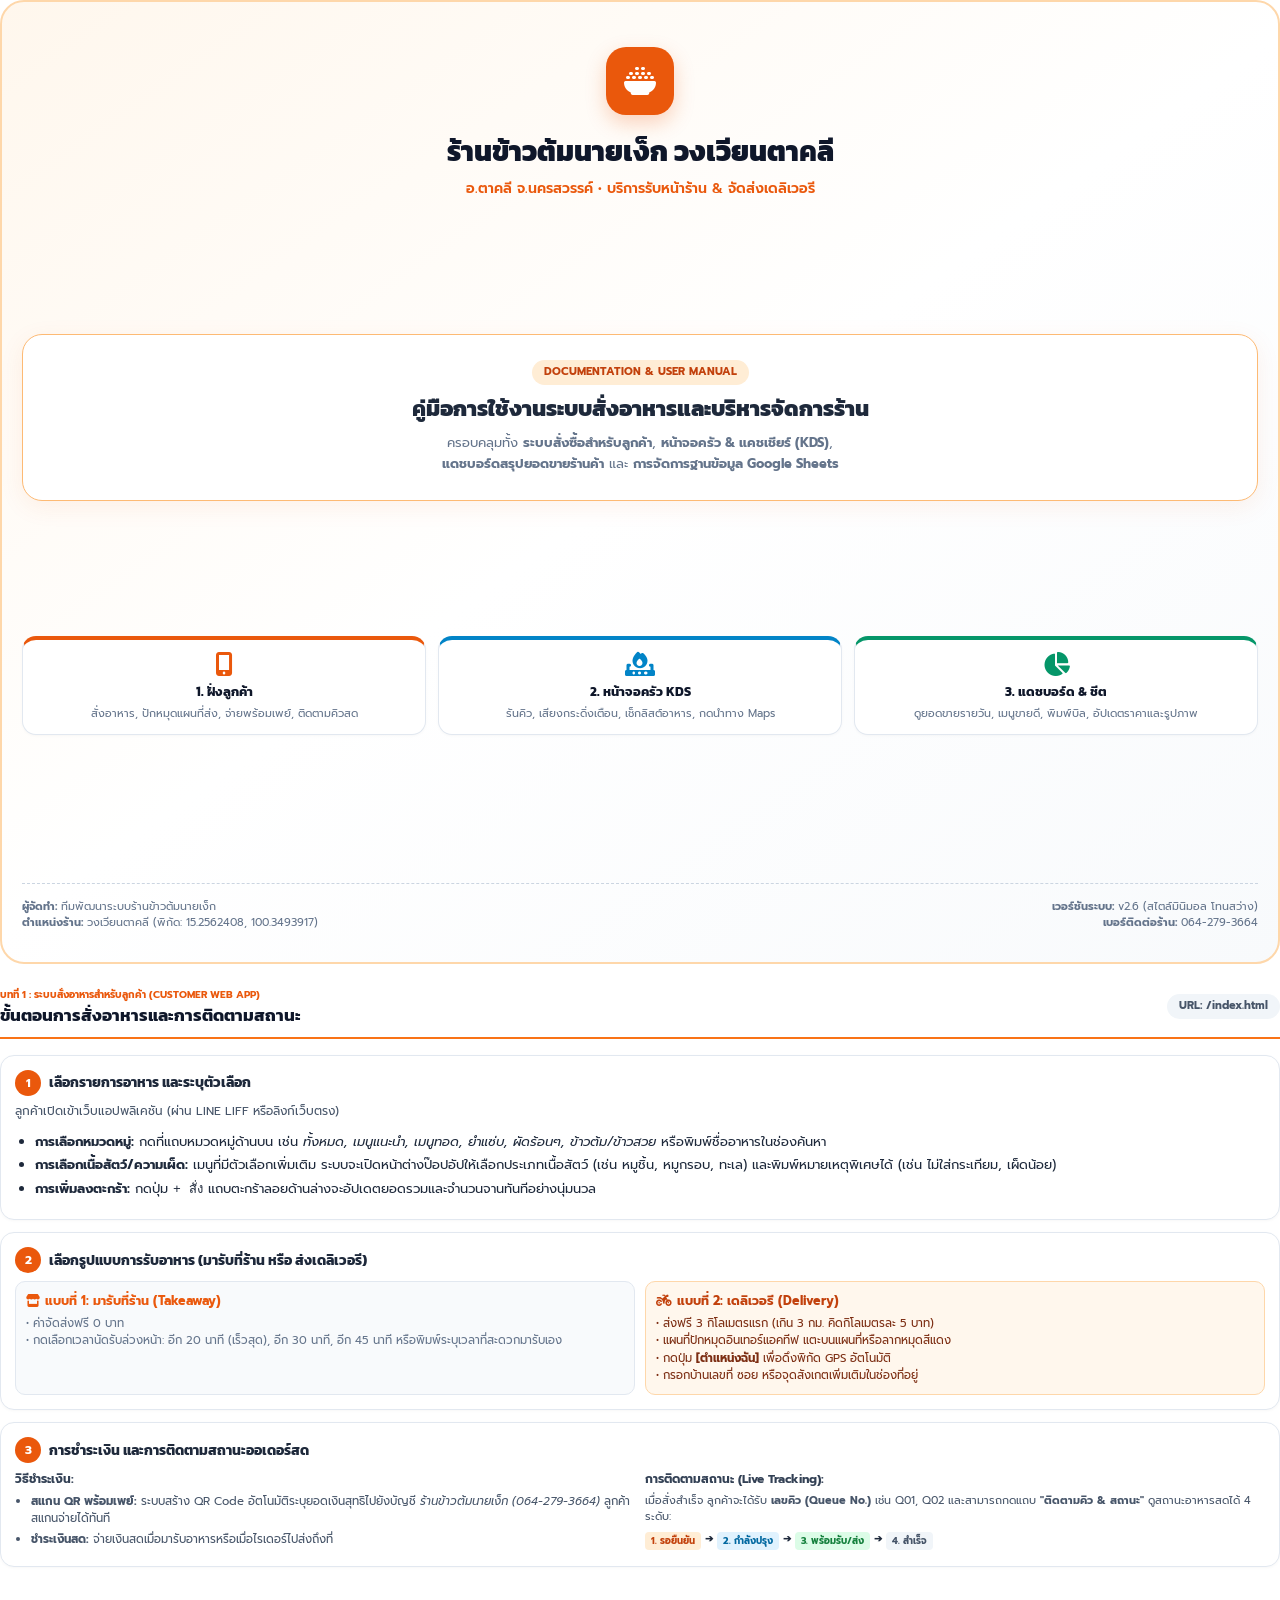
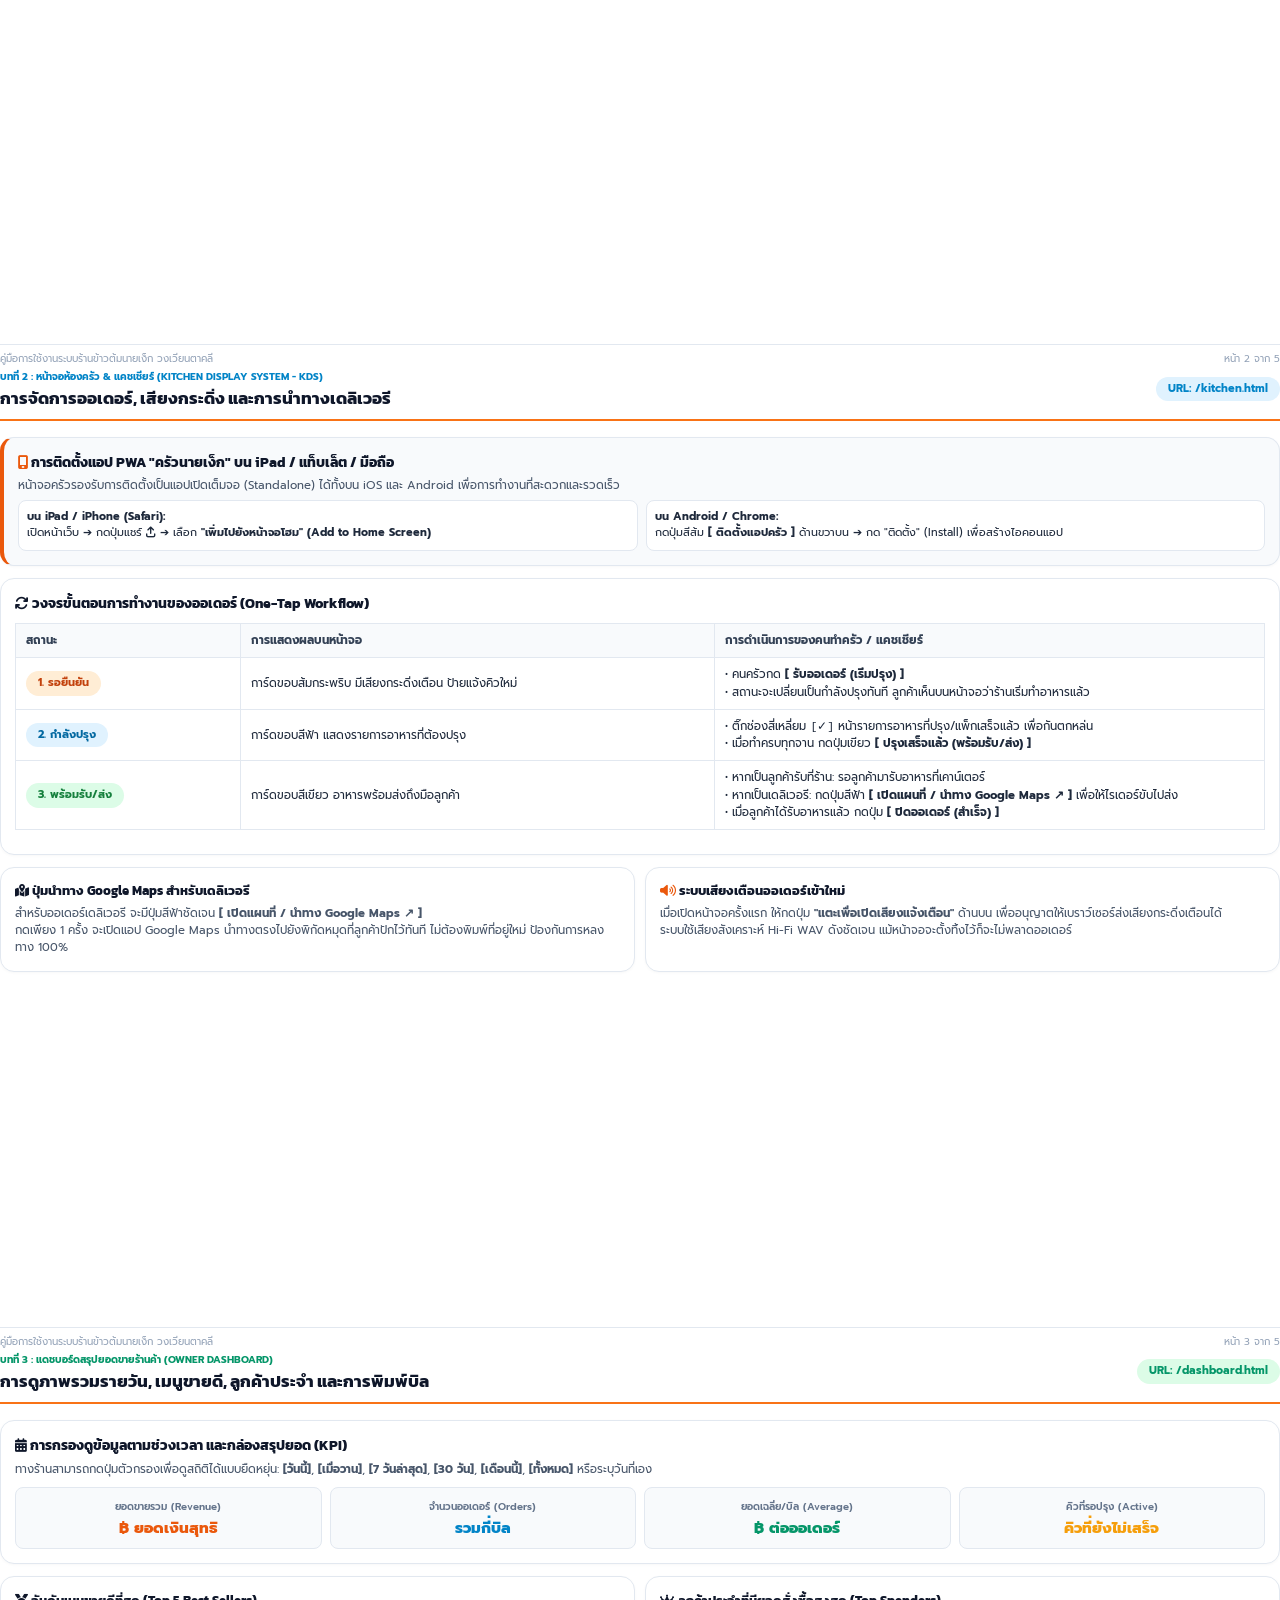
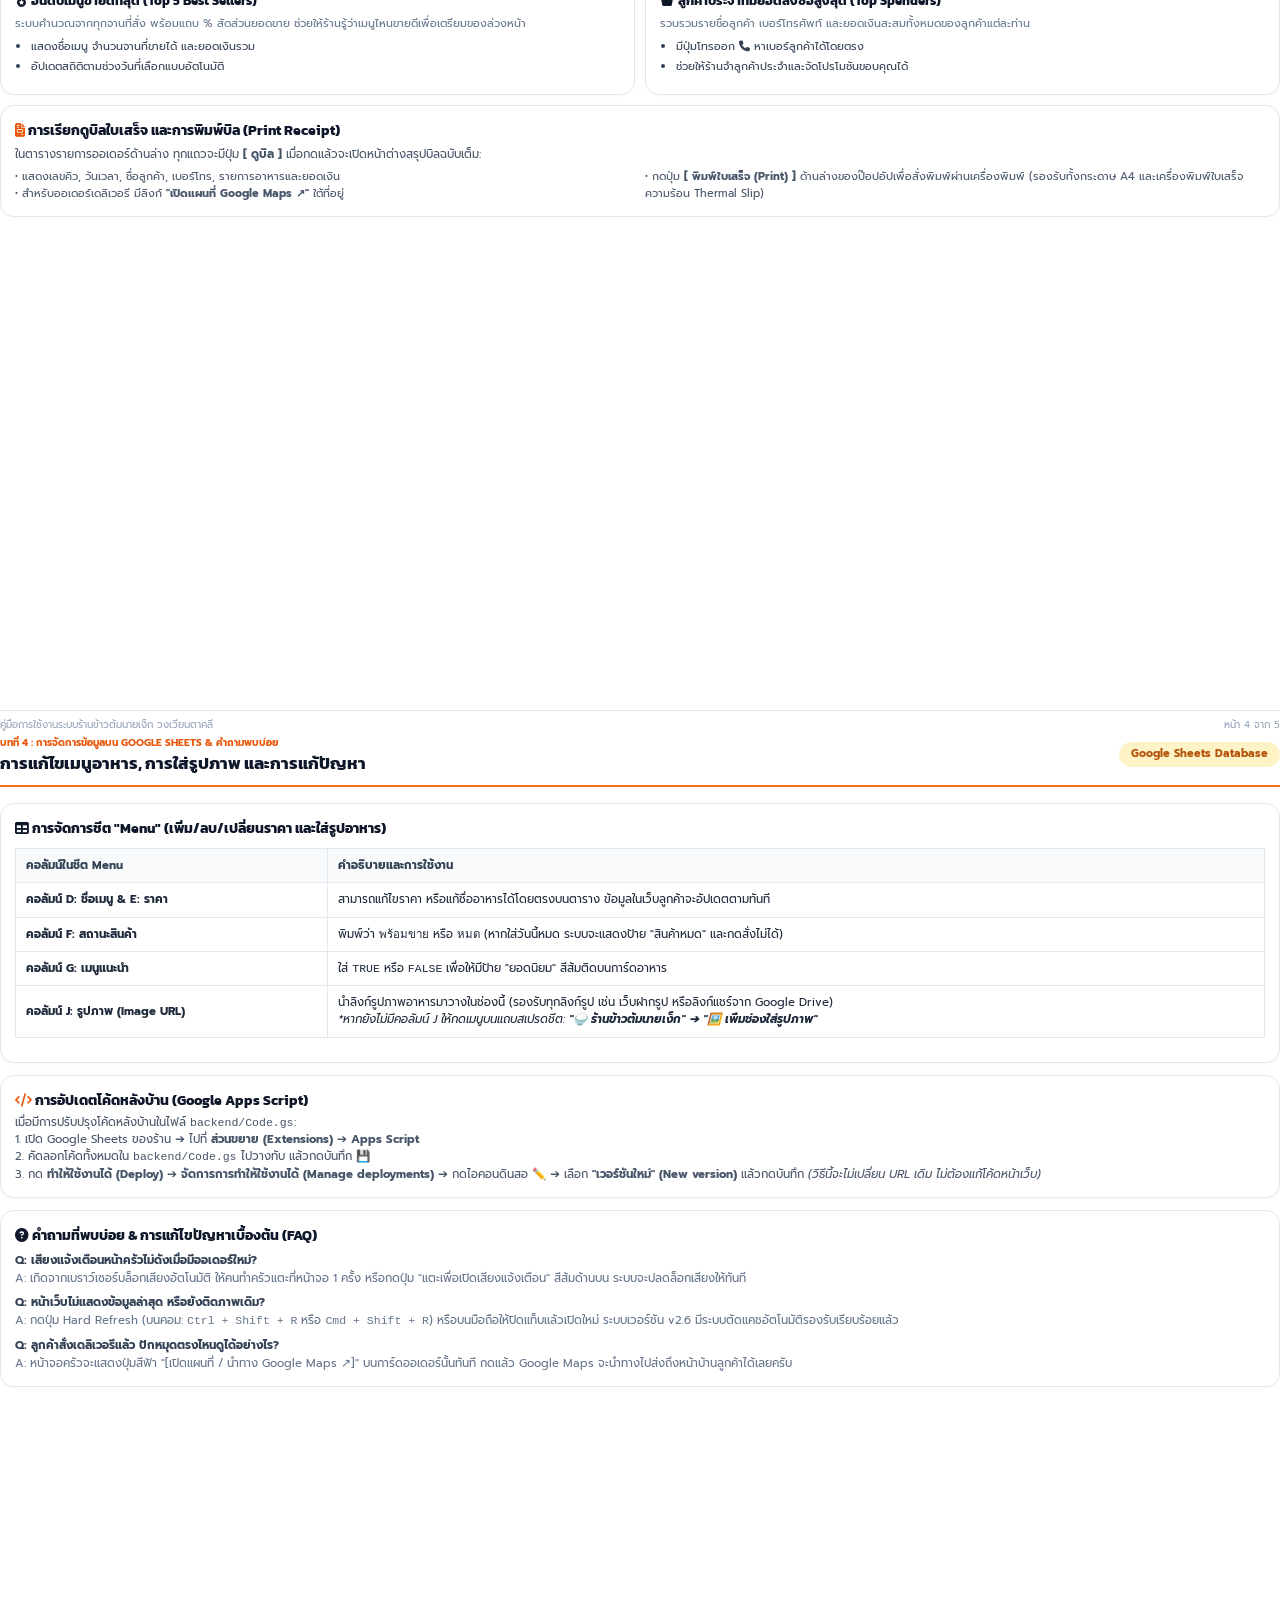
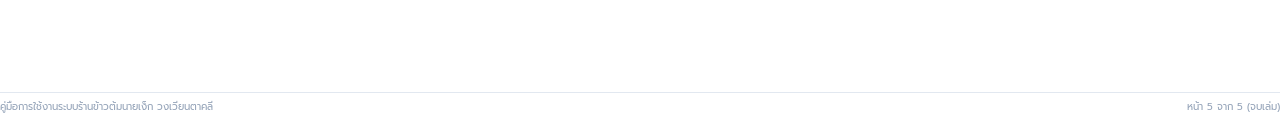
<file: manual_preview.html>
<!DOCTYPE html>
<html lang="th">
<head>
  <meta charset="UTF-8">
  <title>คู่มือการใช้งานระบบ ร้านข้าวต้มนายเง็ก วงเวียนตาคลี</title>
  <!-- Google Fonts -->
  <link rel="preconnect" href="https://fonts.googleapis.com">
  <link rel="preconnect" href="https://fonts.gstatic.com" crossorigin>
  <link href="https://fonts.googleapis.com/css2?family=Kanit:wght@300;400;500;600;700;800&family=Prompt:wght@300;400;500;600;700&family=Sarabun:wght@300;400;500;600;700&display=swap" rel="stylesheet">
  <!-- FontAwesome Icons -->
  <link rel="stylesheet" href="https://cdnjs.cloudflare.com/ajax/libs/font-awesome/6.4.0/css/all.min.css">
  
  <style>
    @page {
      size: A4 portrait;
      margin: 14mm 14mm 14mm 14mm;
      @bottom-right {
        content: counter(page);
      }
    }

    * {
      box-sizing: border-box;
      -webkit-print-color-adjust: exact !important;
      print-color-adjust: exact !important;
    }

    body {
      font-family: 'Prompt', 'Sarabun', sans-serif;
      color: #1e293b;
      background-color: #ffffff;
      line-height: 1.5;
      font-size: 13px;
      margin: 0;
      padding: 0;
    }

    h1, h2, h3, h4, h5, .font-display {
      font-family: 'Kanit', sans-serif;
      margin: 0;
    }

    .page {
      page-break-after: always;
      position: relative;
      min-height: 260mm;
      padding-bottom: 20px;
    }

    .page:last-child {
      page-break-after: avoid;
    }

    .page-break {
      page-break-after: always;
    }

    .avoid-break {
      break-inside: avoid;
      page-break-inside: avoid;
    }

    /* Colors */
    .bg-orange-primary { background-color: #ea580c; }
    .bg-orange-light { background-color: #fff7ed; }
    .text-orange-primary { color: #ea580c; }
    .border-orange-primary { border-color: #ea580c; }

    /* Cover Page */
    .cover-container {
      display: flex;
      flex-direction: column;
      justify-content: space-between;
      min-height: 255mm;
      padding: 30px 20px;
      border: 2px solid #fed7aa;
      border-radius: 24px;
      background: linear-gradient(145deg, #fff7ed 0%, #ffffff 50%, #f8fafc 100%);
    }

    .badge {
      display: inline-block;
      padding: 4px 12px;
      border-radius: 9999px;
      font-size: 11px;
      font-weight: 700;
    }

    .card {
      background: #ffffff;
      border: 1px solid #e2e8f0;
      border-radius: 14px;
      padding: 14px;
      margin-bottom: 12px;
      box-shadow: 0 1px 3px rgba(0,0,0,0.03);
    }

    .step-circle {
      width: 26px;
      height: 26px;
      border-radius: 50%;
      background: #ea580c;
      color: #ffffff;
      display: inline-flex;
      align-items: center;
      justify-content: center;
      font-weight: 700;
      font-size: 12px;
      margin-right: 8px;
      flex-shrink: 0;
    }

    table {
      width: 100%;
      border-collapse: collapse;
      font-size: 11.5px;
      margin: 10px 0;
    }

    th, td {
      border: 1px solid #e2e8f0;
      padding: 8px 10px;
      text-align: left;
    }

    th {
      background-color: #f8fafc;
      font-weight: 700;
      color: #334155;
    }

    .header-bar {
      display: flex;
      justify-content: space-between;
      align-items: center;
      border-bottom: 2px solid #f97316;
      padding-bottom: 8px;
      margin-bottom: 16px;
    }

    .footer-bar {
      position: absolute;
      bottom: 0;
      left: 0;
      right: 0;
      display: flex;
      justify-content: space-between;
      font-size: 10px;
      color: #94a3b8;
      border-top: 1px solid #e2e8f0;
      padding-top: 6px;
    }

    .icon-box {
      width: 32px;
      height: 32px;
      border-radius: 8px;
      display: flex;
      align-items: center;
      justify-content: center;
      font-size: 14px;
      flex-shrink: 0;
    }

    ul, ol {
      margin: 6px 0;
      padding-left: 20px;
    }

    li {
      margin-bottom: 4px;
    }
  </style>
</head>
<body>

  <!-- ==================== หน้าที่ 1: หน้าปก (COVER) ==================== -->
  <div class="page">
    <div class="cover-container">
      
      <!-- Top Brand -->
      <div style="text-align: center; padding-top: 15px;">
        <div style="display: inline-flex; align-items: center; justify-content: center; width: 68px; height: 68px; background: #ea580c; color: white; border-radius: 20px; font-size: 32px; margin-bottom: 15px; box-shadow: 0 8px 20px rgba(234, 88, 12, 0.25);">
          <i class="fa-solid fa-bowl-rice"></i>
        </div>
        <h1 style="font-size: 28px; font-weight: 800; color: #0f172a; margin-bottom: 6px;">
          ร้านข้าวต้มนายเง็ก วงเวียนตาคลี
        </h1>
        <p style="font-size: 14px; color: #ea580c; font-weight: 600; margin: 0;">
          อ.ตาคลี จ.นครสวรรค์ • บริการรับหน้าร้าน & จัดส่งเดลิเวอรี
        </p>
      </div>

      <!-- Main Title Box -->
      <div style="background: white; border: 1.5px solid #fdba74; border-radius: 20px; padding: 25px 20px; text-align: center; box-shadow: 0 6px 25px rgba(234, 88, 12, 0.08);">
        <span class="badge" style="background: #ffedd5; color: #c2410c; margin-bottom: 10px;">
          DOCUMENTATION & USER MANUAL
        </span>
        <h2 style="font-size: 22px; font-weight: 800; color: #1e293b; line-height: 1.3; margin-bottom: 10px;">
          คู่มือการใช้งานระบบสั่งอาหารและบริหารจัดการร้าน
        </h2>
        <p style="font-size: 13px; color: #64748b; margin: 0; line-height: 1.6;">
          ครอบคลุมทั้ง <strong>ระบบสั่งซื้อสำหรับลูกค้า</strong>, <strong>หน้าจอครัว & แคชเชียร์ (KDS)</strong>,<br>
          <strong>แดชบอร์ดสรุปยอดขายร้านค้า</strong> และ <strong>การจัดการฐานข้อมูล Google Sheets</strong>
        </p>
      </div>

      <!-- Overview 3 Pillars Grid -->
      <div style="display: grid; grid-template-columns: repeat(3, 1fr); gap: 12px;">
        <div class="card" style="border-top: 4px solid #ea580c; text-align: center; padding: 12px 10px;">
          <i class="fa-solid fa-mobile-screen-button" style="font-size: 24px; color: #ea580c; margin-bottom: 6px;"></i>
          <h4 style="font-size: 13px; color: #0f172a; margin-bottom: 4px;">1. ฝั่งลูกค้า</h4>
          <p style="font-size: 11px; color: #64748b; margin: 0;">สั่งอาหาร, ปักหมุดแผนที่ส่ง, จ่ายพร้อมเพย์, ติดตามคิวสด</p>
        </div>
        <div class="card" style="border-top: 4px solid #0284c7; text-align: center; padding: 12px 10px;">
          <i class="fa-solid fa-fire-burner" style="font-size: 24px; color: #0284c7; margin-bottom: 6px;"></i>
          <h4 style="font-size: 13px; color: #0f172a; margin-bottom: 4px;">2. หน้าจอครัว KDS</h4>
          <p style="font-size: 11px; color: #64748b; margin: 0;">รันคิว, เสียงกระดิ่งเตือน, เช็กลิสต์อาหาร, กดนำทาง Maps</p>
        </div>
        <div class="card" style="border-top: 4px solid #059669; text-align: center; padding: 12px 10px;">
          <i class="fa-solid fa-chart-pie" style="font-size: 24px; color: #059669; margin-bottom: 6px;"></i>
          <h4 style="font-size: 13px; color: #0f172a; margin-bottom: 4px;">3. แดชบอร์ด & ชีต</h4>
          <p style="font-size: 11px; color: #64748b; margin: 0;">ดูยอดขายรายวัน, เมนูขายดี, พิมพ์บิล, อัปเดตราคาและรูปภาพ</p>
        </div>
      </div>

      <!-- Footer Meta -->
      <div style="border-top: 1px dashed #cbd5e1; padding-top: 15px; display: flex; justify-content: space-between; font-size: 11px; color: #64748b;">
        <div>
          <strong>ผู้จัดทำ:</strong> ทีมพัฒนาระบบร้านข้าวต้มนายเง็ก<br>
          <strong>ตำแหน่งร้าน:</strong> วงเวียนตาคลี (พิกัด: 15.2562408, 100.3493917)
        </div>
        <div style="text-align: right;">
          <strong>เวอร์ชันระบบ:</strong> v2.6 (สไตล์มินิมอล โทนสว่าง)<br>
          <strong>เบอร์ติดต่อร้าน:</strong> 064-279-3664
        </div>
      </div>

    </div>
  </div>

  <!-- ==================== หน้าที่ 2: บทที่ 1 ระบบสั่งอาหารสำหรับลูกค้า ==================== -->
  <div class="page">
    <div class="header-bar">
      <div>
        <span style="font-size: 10px; font-weight: 700; color: #ea580c; text-transform: uppercase;">บทที่ 1 : ระบบสั่งอาหารสำหรับลูกค้า (Customer Web App)</span>
        <h2 style="font-size: 17px; font-weight: 700; color: #0f172a;">ขั้นตอนการสั่งอาหารและการติดตามสถานะ</h2>
      </div>
      <span class="badge" style="background: #f1f5f9; color: #475569;">URL: /index.html</span>
    </div>

    <!-- Step 1 & 2 -->
    <div class="card avoid-break">
      <div style="display: flex; align-items: center; margin-bottom: 6px;">
        <span class="step-circle">1</span>
        <h3 style="font-size: 14px; font-weight: 700; color: #1e293b;">เลือกรายการอาหาร และระบุตัวเลือก</h3>
      </div>
      <p style="color: #475569; font-size: 12px; margin-top: 0;">
        ลูกค้าเปิดเข้าเว็บแอปพลิเคชัน (ผ่าน LINE LIFF หรือลิงก์เว็บตรง) 
      </p>
      <ul>
        <li><strong>การเลือกหมวดหมู่:</strong> กดที่แถบหมวดหมู่ด้านบน เช่น <em>ทั้งหมด, เมนูแนะนำ, เมนูทอด, ยำแซ่บ, ผัดร้อนๆ, ข้าวต้ม/ข้าวสวย</em> หรือพิมพ์ชื่ออาหารในช่องค้นหา</li>
        <li><strong>การเลือกเนื้อสัตว์/ความเผ็ด:</strong> เมนูที่มีตัวเลือกเพิ่มเติม ระบบจะเปิดหน้าต่างป๊อปอัปให้เลือกประเภทเนื้อสัตว์ (เช่น หมูชิ้น, หมูกรอบ, ทะเล) และพิมพ์หมายเหตุพิเศษได้ (เช่น ไม่ใส่กระเทียม, เผ็ดน้อย)</li>
        <li><strong>การเพิ่มลงตะกร้า:</strong> กดปุ่ม <code>+ สั่ง</code> แถบตะกร้าลอยด้านล่างจะอัปเดตยอดรวมและจำนวนจานทันทีอย่างนุ่มนวล</li>
      </ul>
    </div>

    <!-- Step 3: Fulfillment (Takeaway vs Delivery) -->
    <div class="card avoid-break">
      <div style="display: flex; align-items: center; margin-bottom: 6px;">
        <span class="step-circle">2</span>
        <h3 style="font-size: 14px; font-weight: 700; color: #1e293b;">เลือกรูปแบบการรับอาหาร (มารับที่ร้าน หรือ ส่งเดลิเวอรี)</h3>
      </div>
      <div style="display: grid; grid-template-columns: 1fr 1fr; gap: 10px; margin-top: 8px;">
        <div style="background: #f8fafc; border: 1px solid #e2e8f0; border-radius: 10px; padding: 10px;">
          <strong style="color: #ea580c; display: flex; align-items: center; gap: 5px; font-size: 12.5px;">
            <i class="fa-solid fa-store"></i> แบบที่ 1: มารับที่ร้าน (Takeaway)
          </strong>
          <p style="font-size: 11.5px; color: #64748b; margin: 4px 0 0 0;">
            • ค่าจัดส่งฟรี 0 บาท<br>
            • กดเลือกเวลานัดรับล่วงหน้า: อีก 20 นาที (เร็วสุด), อีก 30 นาที, อีก 45 นาที หรือพิมพ์ระบุเวลาที่สะดวกมารับเอง
          </p>
        </div>

        <div style="background: #fff7ed; border: 1px solid #fed7aa; border-radius: 10px; padding: 10px;">
          <strong style="color: #c2410c; display: flex; align-items: center; gap: 5px; font-size: 12.5px;">
            <i class="fa-solid fa-motorcycle"></i> แบบที่ 2: เดลิเวอรี (Delivery)
          </strong>
          <p style="font-size: 11.5px; color: #7c2d12; margin: 4px 0 0 0;">
            • ส่งฟรี 3 กิโลเมตรแรก (เกิน 3 กม. คิดกิโลเมตรละ 5 บาท)<br>
            • แผนที่ปักหมุดอินเทอร์แอคทีฟ แตะบนแผนที่หรือลากหมุดสีแดง<br>
            • กดปุ่ม <strong>[ตำแหน่งฉัน]</strong> เพื่อดึงพิกัด GPS อัตโนมัติ<br>
            • กรอกบ้านเลขที่ ซอย หรือจุดสังเกตเพิ่มเติมในช่องที่อยู่
          </p>
        </div>
      </div>
    </div>

    <!-- Step 4 & 5: Payment & Live Tracking -->
    <div class="card avoid-break">
      <div style="display: flex; align-items: center; margin-bottom: 6px;">
        <span class="step-circle">3</span>
        <h3 style="font-size: 14px; font-weight: 700; color: #1e293b;">การชำระเงิน และการติดตามสถานะออเดอร์สด</h3>
      </div>
      <div style="display: grid; grid-template-columns: 1fr 1fr; gap: 10px;">
        <div>
          <strong style="font-size: 12px; color: #334155;">วิธีชำระเงิน:</strong>
          <ul style="font-size: 11.5px; color: #475569; padding-left: 16px; margin: 4px 0;">
            <li><strong>สแกน QR พร้อมเพย์:</strong> ระบบสร้าง QR Code อัตโนมัติระบุยอดเงินสุทธิไปยังบัญชี <em>ร้านข้าวต้มนายเง็ก (064-279-3664)</em> ลูกค้าสแกนจ่ายได้ทันที</li>
            <li><strong>ชำระเงินสด:</strong> จ่ายเงินสดเมื่อมารับอาหารหรือเมื่อไรเดอร์ไปส่งถึงที่</li>
          </ul>
        </div>
        <div>
          <strong style="font-size: 12px; color: #334155;">การติดตามสถานะ (Live Tracking):</strong>
          <p style="font-size: 11px; color: #475569; margin: 4px 0 0 0;">
            เมื่อสั่งสำเร็จ ลูกค้าจะได้รับ <strong>เลขคิว (Queue No.)</strong> เช่น Q01, Q02 และสามารถกดแถบ <strong>"ติดตามคิว & สถานะ"</strong> ดูสถานะอาหารสดได้ 4 ระดับ:
          </p>
          <div style="display: flex; gap: 4px; margin-top: 6px; font-size: 9.5px; font-weight: 700;">
            <span style="background: #ffedd5; color: #c2410c; padding: 2px 6px; border-radius: 4px;">1. รอยืนยัน</span>
            <span>➔</span>
            <span style="background: #e0f2fe; color: #0369a1; padding: 2px 6px; border-radius: 4px;">2. กำลังปรุง</span>
            <span>➔</span>
            <span style="background: #dcfce7; color: #15803d; padding: 2px 6px; border-radius: 4px;">3. พร้อมรับ/ส่ง</span>
            <span>➔</span>
            <span style="background: #f1f5f9; color: #475569; padding: 2px 6px; border-radius: 4px;">4. สำเร็จ</span>
          </div>
        </div>
      </div>
    </div>

    <!-- Footer -->
    <div class="footer-bar">
      <span>คู่มือการใช้งานระบบร้านข้าวต้มนายเง็ก วงเวียนตาคลี</span>
      <span>หน้า 2 จาก 5</span>
    </div>
  </div>

  <!-- ==================== หน้าที่ 3: บทที่ 2 หน้าจอห้องครัว & แคชเชียร์ (KDS) ==================== -->
  <div class="page">
    <div class="header-bar">
      <div>
        <span style="font-size: 10px; font-weight: 700; color: #0284c7; text-transform: uppercase;">บทที่ 2 : หน้าจอห้องครัว & แคชเชียร์ (Kitchen Display System - KDS)</span>
        <h2 style="font-size: 17px; font-weight: 700; color: #0f172a;">การจัดการออเดอร์, เสียงกระดิ่ง และการนำทางเดลิเวอรี</h2>
      </div>
      <span class="badge" style="background: #e0f2fe; color: #0284c7;">URL: /kitchen.html</span>
    </div>

    <!-- PWA Installation -->
    <div class="card avoid-break" style="background: #f8fafc; border-left: 4px solid #ea580c;">
      <h3 style="font-size: 13.5px; font-weight: 700; color: #0f172a; margin-bottom: 4px;">
        <i class="fa-solid fa-mobile-screen text-orange-primary"></i> การติดตั้งแอป PWA "ครัวนายเง็ก" บน iPad / แท็บเล็ต / มือถือ
      </h3>
      <p style="font-size: 11.5px; color: #475569; margin: 0 0 6px 0;">
        หน้าจอครัวรองรับการติดตั้งเป็นแอปเปิดเต็มจอ (Standalone) ได้ทั้งบน iOS และ Android เพื่อการทำงานที่สะดวกและรวดเร็ว
      </p>
      <div style="display: grid; grid-template-columns: 1fr 1fr; gap: 8px; font-size: 11px;">
        <div style="background: white; padding: 8px; border-radius: 8px; border: 1px solid #e2e8f0;">
          <strong>บน iPad / iPhone (Safari):</strong><br>
          เปิดหน้าเว็บ ➔ กดปุ่มแชร์ <i class="fa-solid fa-arrow-up-from-bracket text-sky-600"></i> ➔ เลือก <strong>"เพิ่มไปยังหน้าจอโฮม" (Add to Home Screen)</strong>
        </div>
        <div style="background: white; padding: 8px; border-radius: 8px; border: 1px solid #e2e8f0;">
          <strong>บน Android / Chrome:</strong><br>
          กดปุ่มสีส้ม <strong>[ ติดตั้งแอปครัว ]</strong> ด้านขวาบน ➔ กด "ติดตั้ง" (Install) เพื่อสร้างไอคอนแอป
        </div>
      </div>
    </div>

    <!-- Order Workflow Table -->
    <div class="card avoid-break">
      <h3 style="font-size: 13.5px; font-weight: 700; color: #0f172a; margin-bottom: 6px;">
        <i class="fa-solid fa-arrows-rotate text-sky-600"></i> วงจรขั้นตอนการทำงานของออเดอร์ (One-Tap Workflow)
      </h3>
      <table>
        <thead>
          <tr>
            <th style="width: 18%;">สถานะ</th>
            <th style="width: 38%;">การแสดงผลบนหน้าจอ</th>
            <th style="width: 44%;">การดำเนินการของคนทำครัว / แคชเชียร์</th>
          </tr>
        </thead>
        <tbody>
          <tr>
            <td><span class="badge" style="background: #ffedd5; color: #c2410c;">1. รอยืนยัน</span></td>
            <td>การ์ดขอบส้มกระพริบ มีเสียงกระดิ่งเตือน ป้ายแจ้งคิวใหม่</td>
            <td>
              • คนครัวกด <strong>[ รับออเดอร์ (เริ่มปรุง) ]</strong><br>
              • สถานะจะเปลี่ยนเป็นกำลังปรุงทันที ลูกค้าเห็นบนหน้าจอว่าร้านเริ่มทำอาหารแล้ว
            </td>
          </tr>
          <tr>
            <td><span class="badge" style="background: #e0f2fe; color: #0369a1;">2. กำลังปรุง</span></td>
            <td>การ์ดขอบสีฟ้า แสดงรายการอาหารที่ต้องปรุง</td>
            <td>
              • ติ๊กช่องสี่เหลี่ยม <code>[✓]</code> หน้ารายการอาหารที่ปรุง/แพ็กเสร็จแล้ว เพื่อกันตกหล่น<br>
              • เมื่อทำครบทุกจาน กดปุ่มเขียว <strong>[ ปรุงเสร็จแล้ว (พร้อมรับ/ส่ง) ]</strong>
            </td>
          </tr>
          <tr>
            <td><span class="badge" style="background: #dcfce7; color: #15803d;">3. พร้อมรับ/ส่ง</span></td>
            <td>การ์ดขอบสีเขียว อาหารพร้อมส่งถึงมือลูกค้า</td>
            <td>
              • หากเป็นลูกค้ารับที่ร้าน: รอลูกค้ามารับอาหารที่เคาน์เตอร์<br>
              • หากเป็นเดลิเวอรี: กดปุ่มสีฟ้า <strong>[ เปิดแผนที่ / นำทาง Google Maps ↗ ]</strong> เพื่อให้ไรเดอร์ขับไปส่ง<br>
              • เมื่อลูกค้าได้รับอาหารแล้ว กดปุ่ม <strong>[ ปิดออเดอร์ (สำเร็จ) ]</strong>
            </td>
          </tr>
        </tbody>
      </table>
    </div>

    <!-- Delivery Map & Sound Guide -->
    <div style="display: grid; grid-template-columns: 1fr 1fr; gap: 10px;" class="avoid-break">
      <div class="card" style="margin-bottom: 0;">
        <h4 style="font-size: 12.5px; color: #0f172a; margin-bottom: 4px;">
          <i class="fa-solid fa-map-location-dot text-sky-600"></i> ปุ่มนำทาง Google Maps สำหรับเดลิเวอรี
        </h4>
        <p style="font-size: 11.5px; color: #475569; margin: 0;">
          สำหรับออเดอร์เดลิเวอรี จะมีปุ่มสีฟ้าชัดเจน <strong>[ เปิดแผนที่ / นำทาง Google Maps ↗ ]</strong><br>
          กดเพียง 1 ครั้ง จะเปิดแอป Google Maps นำทางตรงไปยังพิกัดหมุดที่ลูกค้าปักไว้ทันที ไม่ต้องพิมพ์ที่อยู่ใหม่ ป้องกันการหลงทาง 100%
        </p>
      </div>

      <div class="card" style="margin-bottom: 0;">
        <h4 style="font-size: 12.5px; color: #0f172a; margin-bottom: 4px;">
          <i class="fa-solid fa-volume-high text-orange-primary"></i> ระบบเสียงเตือนออเดอร์เข้าใหม่
        </h4>
        <p style="font-size: 11.5px; color: #475569; margin: 0;">
          เมื่อเปิดหน้าจอครั้งแรก ให้กดปุ่ม <strong>"แตะเพื่อเปิดเสียงแจ้งเตือน"</strong> ด้านบน เพื่ออนุญาตให้เบราว์เซอร์ส่งเสียงกระดิ่งเตือนได้<br>
          ระบบใช้เสียงสังเคราะห์ Hi-Fi WAV ดังชัดเจน แม้หน้าจอจะตั้งทิ้งไว้ก็จะไม่พลาดออเดอร์
        </p>
      </div>
    </div>

    <!-- Footer -->
    <div class="footer-bar">
      <span>คู่มือการใช้งานระบบร้านข้าวต้มนายเง็ก วงเวียนตาคลี</span>
      <span>หน้า 3 จาก 5</span>
    </div>
  </div>

  <!-- ==================== หน้าที่ 4: บทที่ 3 แดชบอร์ดสรุปยอดขาย & จัดอันดับ ==================== -->
  <div class="page">
    <div class="header-bar">
      <div>
        <span style="font-size: 10px; font-weight: 700; color: #059669; text-transform: uppercase;">บทที่ 3 : แดชบอร์ดสรุปยอดขายร้านค้า (Owner Dashboard)</span>
        <h2 style="font-size: 17px; font-weight: 700; color: #0f172a;">การดูภาพรวมรายวัน, เมนูขายดี, ลูกค้าประจำ และการพิมพ์บิล</h2>
      </div>
      <span class="badge" style="background: #dcfce7; color: #059669;">URL: /dashboard.html</span>
    </div>

    <!-- KPI Cards & Date Filter -->
    <div class="card avoid-break">
      <h3 style="font-size: 13.5px; font-weight: 700; color: #0f172a; margin-bottom: 6px;">
        <i class="fa-solid fa-calendar-days text-emerald-600"></i> การกรองดูข้อมูลตามช่วงเวลา และกล่องสรุปยอด (KPI)
      </h3>
      <p style="font-size: 11.5px; color: #475569; margin: 0 0 8px 0;">
        ทางร้านสามารถกดปุ่มตัวกรองเพื่อดูสถิติได้แบบยืดหยุ่น: <strong>[วันนี้]</strong>, <strong>[เมื่อวาน]</strong>, <strong>[7 วันล่าสุด]</strong>, <strong>[30 วัน]</strong>, <strong>[เดือนนี้]</strong>, <strong>[ทั้งหมด]</strong> หรือระบุวันที่เอง
      </p>
      <div style="display: grid; grid-template-columns: repeat(4, 1fr); gap: 8px;">
        <div style="background: #f8fafc; border: 1px solid #e2e8f0; border-radius: 8px; padding: 8px; text-align: center;">
          <span style="font-size: 10px; color: #64748b; font-weight: 600;">ยอดขายรวม (Revenue)</span>
          <div style="font-size: 15px; font-weight: 800; color: #ea580c; margin-top: 2px;">฿ ยอดเงินสุทธิ</div>
        </div>
        <div style="background: #f8fafc; border: 1px solid #e2e8f0; border-radius: 8px; padding: 8px; text-align: center;">
          <span style="font-size: 10px; color: #64748b; font-weight: 600;">จำนวนออเดอร์ (Orders)</span>
          <div style="font-size: 15px; font-weight: 800; color: #0284c7; margin-top: 2px;">รวมกี่บิล</div>
        </div>
        <div style="background: #f8fafc; border: 1px solid #e2e8f0; border-radius: 8px; padding: 8px; text-align: center;">
          <span style="font-size: 10px; color: #64748b; font-weight: 600;">ยอดเฉลี่ย/บิล (Average)</span>
          <div style="font-size: 15px; font-weight: 800; color: #059669; margin-top: 2px;">฿ ต่อออเดอร์</div>
        </div>
        <div style="background: #f8fafc; border: 1px solid #e2e8f0; border-radius: 8px; padding: 8px; text-align: center;">
          <span style="font-size: 10px; color: #64748b; font-weight: 600;">คิวที่รอปรุง (Active)</span>
          <div style="font-size: 15px; font-weight: 800; color: #f59e0b; margin-top: 2px;">คิวที่ยังไม่เสร็จ</div>
        </div>
      </div>
    </div>

    <!-- Best Sellers & Top Spenders -->
    <div style="display: grid; grid-template-columns: 1fr 1fr; gap: 10px;" class="avoid-break">
      <div class="card" style="margin-bottom: 0;">
        <h4 style="font-size: 13px; color: #0f172a; margin-bottom: 6px;">
          <i class="fa-solid fa-medal text-amber-500"></i> อันดับเมนูขายดีที่สุด (Top 5 Best Sellers)
        </h4>
        <p style="font-size: 11px; color: #64748b; margin: 0 0 6px 0;">
          ระบบคำนวณจากทุกจานที่สั่ง พร้อมแถบ % สัดส่วนยอดขาย ช่วยให้ร้านรู้ว่าเมนูไหนขายดีเพื่อเตรียมของล่วงหน้า
        </p>
        <ul style="font-size: 11px; color: #334155; padding-left: 16px; margin: 0;">
          <li>แสดงชื่อเมนู จำนวนจานที่ขายได้ และยอดเงินรวม</li>
          <li>อัปเดตสถิติตามช่วงวันที่เลือกแบบอัตโนมัติ</li>
        </ul>
      </div>

      <div class="card" style="margin-bottom: 0;">
        <h4 style="font-size: 13px; color: #0f172a; margin-bottom: 6px;">
          <i class="fa-solid fa-crown text-amber-500"></i> ลูกค้าประจำที่มียอดสั่งซื้อสูงสุด (Top Spenders)
        </h4>
        <p style="font-size: 11px; color: #64748b; margin: 0 0 6px 0;">
          รวบรวมรายชื่อลูกค้า เบอร์โทรศัพท์ และยอดเงินสะสมทั้งหมดของลูกค้าแต่ละท่าน
        </p>
        <ul style="font-size: 11px; color: #334155; padding-left: 16px; margin: 0;">
          <li>มีปุ่มโทรออก <i class="fa-solid fa-phone text-orange-600"></i> หาเบอร์ลูกค้าได้โดยตรง</li>
          <li>ช่วยให้ร้านจำลูกค้าประจำและจัดโปรโมชันขอบคุณได้</li>
        </ul>
      </div>
    </div>

    <!-- Receipt Modal & Printing -->
    <div class="card avoid-break" style="margin-top: 10px;">
      <h3 style="font-size: 13.5px; font-weight: 700; color: #0f172a; margin-bottom: 6px;">
        <i class="fa-solid fa-file-invoice text-orange-primary"></i> การเรียกดูบิลใบเสร็จ และการพิมพ์บิล (Print Receipt)
      </h3>
      <p style="font-size: 11.5px; color: #475569; margin: 0 0 6px 0;">
        ในตารางรายการออเดอร์ด้านล่าง ทุกแถวจะมีปุ่ม <strong>[ ดูบิล ]</strong> เมื่อกดแล้วจะเปิดหน้าต่างสรุปบิลฉบับเต็ม:
      </p>
      <div style="display: grid; grid-template-columns: 1fr 1fr; gap: 10px; font-size: 11px; color: #475569;">
        <div>
          • แสดงเลขคิว, วันเวลา, ชื่อลูกค้า, เบอร์โทร, รายการอาหารและยอดเงิน<br>
          • สำหรับออเดอร์เดลิเวอรี มีลิงก์ <strong>"เปิดแผนที่ Google Maps ↗"</strong> ใต้ที่อยู่
        </div>
        <div>
          • กดปุ่ม <strong>[ พิมพ์ใบเสร็จ (Print) ]</strong> ด้านล่างของป๊อปอัปเพื่อสั่งพิมพ์ผ่านเครื่องพิมพ์ (รองรับทั้งกระดาษ A4 และเครื่องพิมพ์ใบเสร็จความร้อน Thermal Slip)
        </div>
      </div>
    </div>

    <!-- Footer -->
    <div class="footer-bar">
      <span>คู่มือการใช้งานระบบร้านข้าวต้มนายเง็ก วงเวียนตาคลี</span>
      <span>หน้า 4 จาก 5</span>
    </div>
  </div>

  <!-- ==================== หน้าที่ 5: บทที่ 4 การจัดการ Google Sheets & FAQ ==================== -->
  <div class="page">
    <div class="header-bar">
      <div>
        <span style="font-size: 10px; font-weight: 700; color: #ea580c; text-transform: uppercase;">บทที่ 4 : การจัดการข้อมูลบน GOOGLE SHEETS & คำถามพบบ่อย</span>
        <h2 style="font-size: 17px; font-weight: 700; color: #0f172a;">การแก้ไขเมนูอาหาร, การใส่รูปภาพ และการแก้ปัญหา</h2>
      </div>
      <span class="badge" style="background: #fef3c7; color: #b45309;">Google Sheets Database</span>
    </div>

    <!-- Google Sheets Menu Management -->
    <div class="card avoid-break">
      <h3 style="font-size: 13.5px; font-weight: 700; color: #0f172a; margin-bottom: 6px;">
        <i class="fa-solid fa-table text-emerald-600"></i> การจัดการชีต "Menu" (เพิ่ม/ลบ/เปลี่ยนราคา และใส่รูปอาหาร)
      </h3>
      <table>
        <thead>
          <tr>
            <th style="width: 25%;">คอลัมน์ในชีต Menu</th>
            <th style="width: 75%;">คำอธิบายและการใช้งาน</th>
          </tr>
        </thead>
        <tbody>
          <tr>
            <td><strong>คอลัมน์ D: ชื่อเมนู & E: ราคา</strong></td>
            <td>สามารถแก้ไขราคา หรือแก้ชื่ออาหารได้โดยตรงบนตาราง ข้อมูลในเว็บลูกค้าจะอัปเดตตามทันที</td>
          </tr>
          <tr>
            <td><strong>คอลัมน์ F: สถานะสินค้า</strong></td>
            <td>พิมพ์ว่า <code>พร้อมขาย</code> หรือ <code>หมด</code> (หากใส่วันนี้หมด ระบบจะแสดงป้าย "สินค้าหมด" และกดสั่งไม่ได้)</td>
          </tr>
          <tr>
            <td><strong>คอลัมน์ G: เมนูแนะนำ</strong></td>
            <td>ใส่ <code>TRUE</code> หรือ <code>FALSE</code> เพื่อให้มีป้าย "ยอดนิยม" สีส้มติดบนการ์ดอาหาร</td>
          </tr>
          <tr>
            <td><strong>คอลัมน์ J: รูปภาพ (Image URL)</strong></td>
            <td>
              นำลิงก์รูปภาพอาหารมาวางในช่องนี้ (รองรับทุกลิงก์รูป เช่น เว็บฝากรูป หรือลิงก์แชร์จาก Google Drive)<br>
              <em>*หากยังไม่มีคอลัมน์ J ให้กดเมนูบนแถบสเปรดชีต: <strong>"🍚 ร้านข้าวต้มนายเง็ก" ➔ "🖼️ เพิ่มช่องใส่รูปภาพ"</strong></em>
            </td>
          </tr>
        </tbody>
      </table>
    </div>

    <!-- Updating Apps Script -->
    <div class="card avoid-break">
      <h3 style="font-size: 13.5px; font-weight: 700; color: #0f172a; margin-bottom: 4px;">
        <i class="fa-solid fa-code text-orange-primary"></i> การอัปเดตโค้ดหลังบ้าน (Google Apps Script)
      </h3>
      <p style="font-size: 11.5px; color: #475569; margin: 0;">
        เมื่อมีการปรับปรุงโค้ดหลังบ้านในไฟล์ <code>backend/Code.gs</code>:<br>
        1. เปิด Google Sheets ของร้าน ➔ ไปที่ <strong>ส่วนขยาย (Extensions)</strong> ➔ <strong>Apps Script</strong><br>
        2. คัดลอกโค้ดทั้งหมดใน <code>backend/Code.gs</code> ไปวางทับ แล้วกดบันทึก 💾<br>
        3. กด <strong>ทำให้ใช้งานได้ (Deploy)</strong> ➔ <strong>จัดการการทำให้ใช้งานได้ (Manage deployments)</strong> ➔ กดไอคอนดินสอ ✏️ ➔ เลือก <strong>"เวอร์ชันใหม่" (New version)</strong> แล้วกดบันทึก <em>(วิธีนี้จะไม่เปลี่ยน URL เดิม ไม่ต้องแก้โค้ดหน้าเว็บ)</em>
      </p>
    </div>

    <!-- FAQ & Troubleshooting -->
    <div class="card avoid-break">
      <h3 style="font-size: 13.5px; font-weight: 700; color: #0f172a; margin-bottom: 6px;">
        <i class="fa-solid fa-circle-question text-sky-600"></i> คำถามที่พบบ่อย & การแก้ไขปัญหาเบื้องต้น (FAQ)
      </h3>
      <div style="font-size: 11.5px; color: #334155; line-height: 1.6;">
        <p style="margin: 0 0 5px 0;">
          <strong>Q: เสียงแจ้งเตือนหน้าครัวไม่ดังเมื่อมีออเดอร์ใหม่?</strong><br>
          <span style="color: #64748b;">A: เกิดจากเบราว์เซอร์บล็อกเสียงอัตโนมัติ ให้คนทำครัวแตะที่หน้าจอ 1 ครั้ง หรือกดปุ่ม "แตะเพื่อเปิดเสียงแจ้งเตือน" สีส้มด้านบน ระบบจะปลดล็อกเสียงให้ทันที</span>
        </p>
        <p style="margin: 0 0 5px 0;">
          <strong>Q: หน้าเว็บไม่แสดงข้อมูลล่าสุด หรือยังติดภาพเดิม?</strong><br>
          <span style="color: #64748b;">A: กดปุ่ม Hard Refresh (บนคอม: <code>Ctrl + Shift + R</code> หรือ <code>Cmd + Shift + R</code>) หรือบนมือถือให้ปิดแท็บแล้วเปิดใหม่ ระบบเวอร์ชัน v2.6 มีระบบตัดแคชอัตโนมัติรองรับเรียบร้อยแล้ว</span>
        </p>
        <p style="margin: 0;">
          <strong>Q: ลูกค้าสั่งเดลิเวอรีแล้ว ปักหมุดตรงไหนดูได้อย่างไร?</strong><br>
          <span style="color: #64748b;">A: หน้าจอครัวจะแสดงปุ่มสีฟ้า "[เปิดแผนที่ / นำทาง Google Maps ↗]" บนการ์ดออเดอร์นั้นทันที กดแล้ว Google Maps จะนำทางไปส่งถึงหน้าบ้านลูกค้าได้เลยครับ</span>
        </p>
      </div>
    </div>

    <!-- Footer -->
    <div class="footer-bar">
      <span>คู่มือการใช้งานระบบร้านข้าวต้มนายเง็ก วงเวียนตาคลี</span>
      <span>หน้า 5 จาก 5 (จบเล่ม)</span>
    </div>
  </div>

</body>
</html>
</file>
